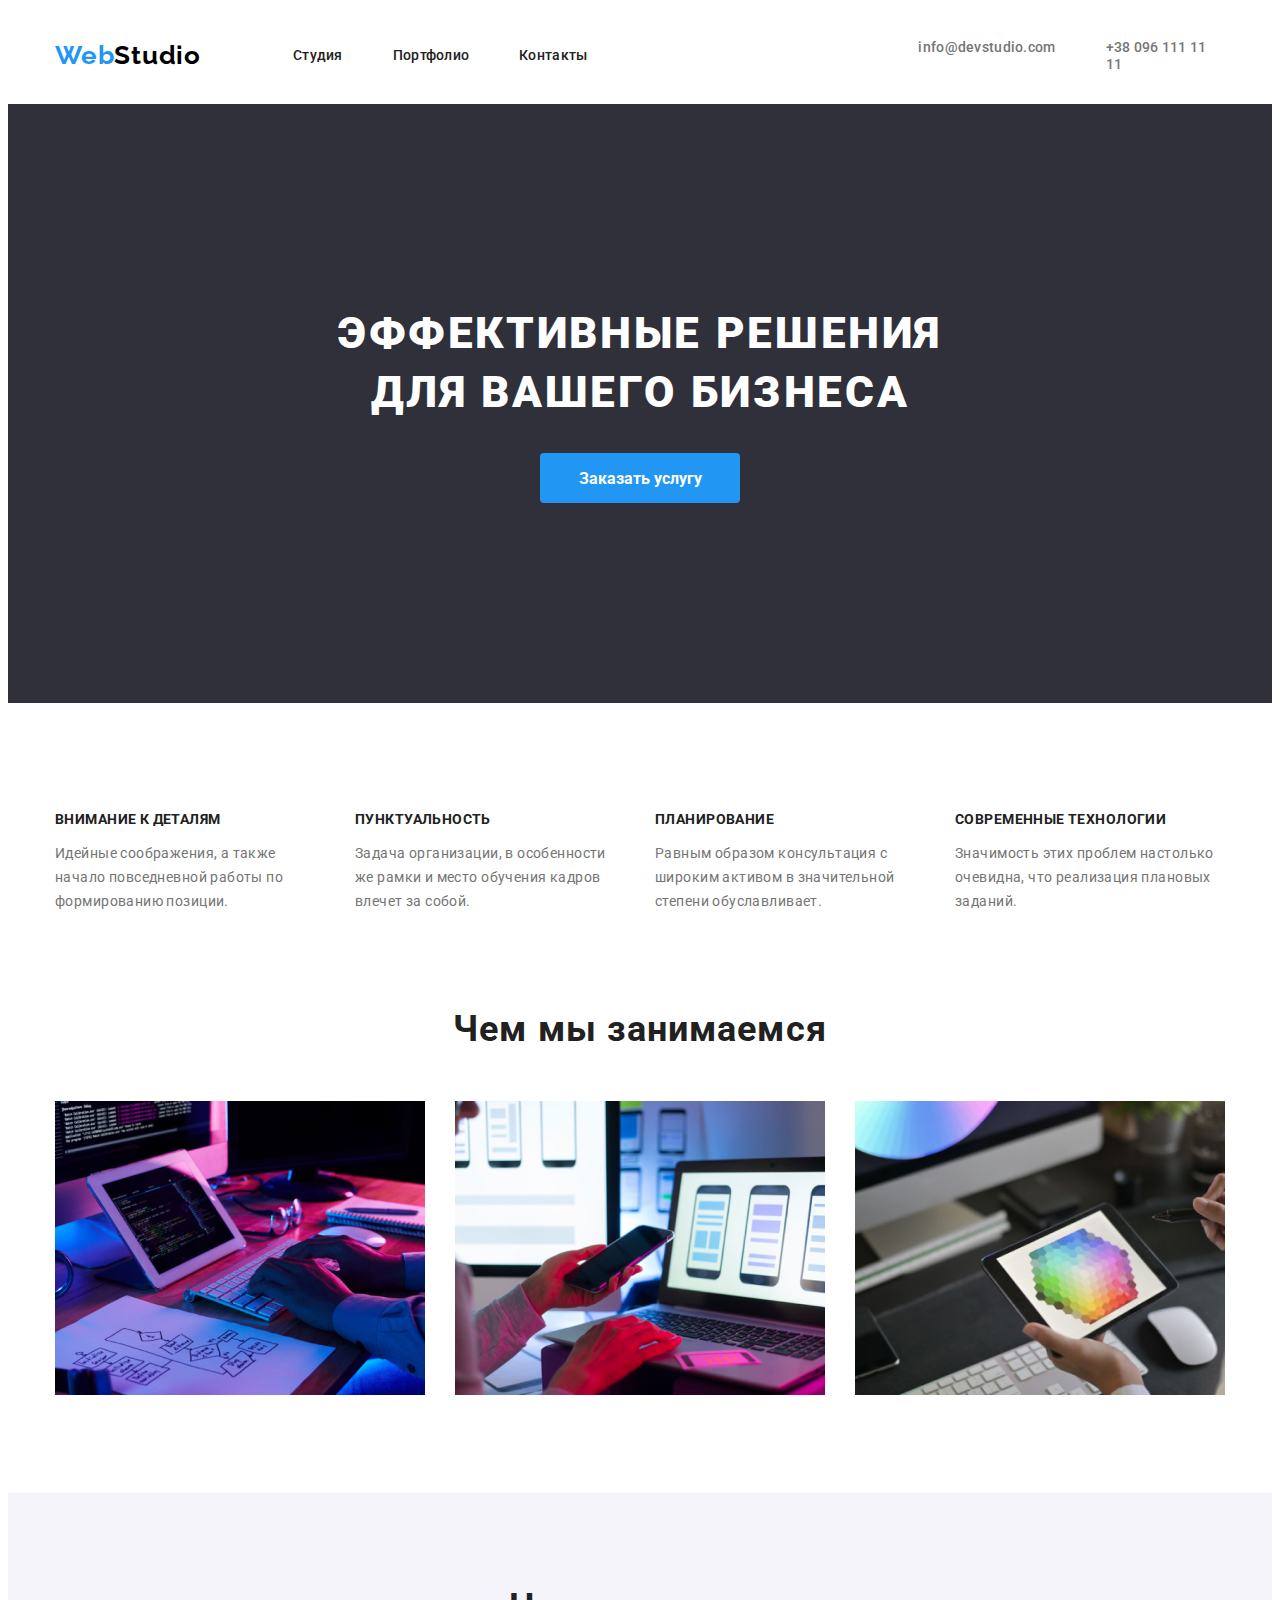
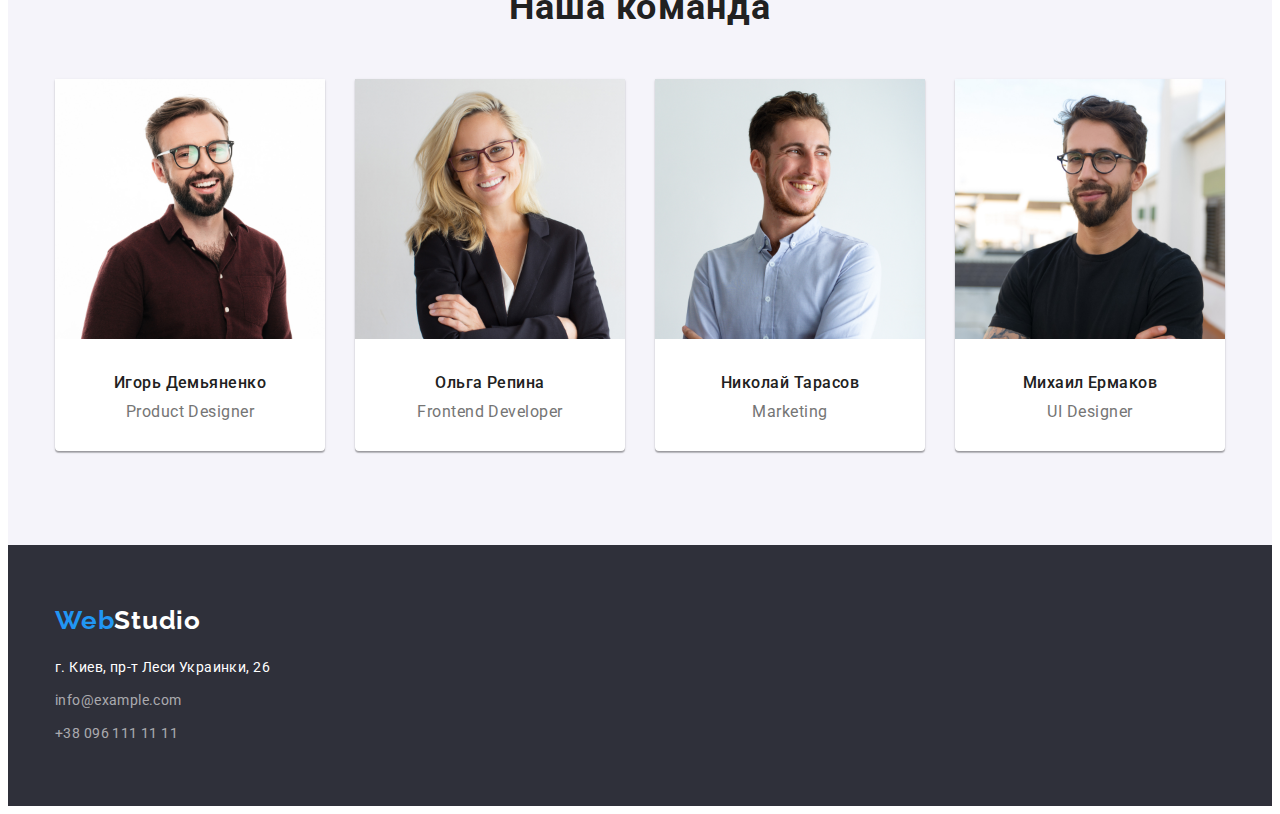
<file: index.html>
<!DOCTYPE html>
<html lang="ru">
<head>
    <meta charset="UTF-8">
    <meta name="viewport" content="width=device-width, initial-scale=1.0">
    <title>goit-murkup-tw-03</title>
    <link rel="preconnect" href="https://fonts.gstatic.com">
    <link href="https://fonts.googleapis.com/css2?family=Raleway:wght@700&family=Roboto:wght@400;500;700;900&display=swap" rel="stylesheet">
    <link rel="stylesheet" href="https://cdnjs.cloudflare.com/ajax/libs/modern-normalize/1.0.0/modern-normalize.min.css"
        integrity="sha512-ISS7cAi1PEhQ8jnbJpJZMd29NlhNj4AWYyLOSp2CE/CsHxTCu+r+t0D2yoJudVrd0/8fTVPUVDzY5Tvli75u/g=="
        crossorigin="anonymous" />
    <link rel="stylesheet" href="./css/style.css">
</head>
<body>
    <header>
        <div class="container-header">
        <nav class="nav">
            <a class="logo-header" href="">Web<span class="logo-header-2">Studio</span></a>
            <ul class="nav-list">
                <li class="item" ><a href="./index.html">Студия</a></li>
                <li class="item"><a href="./portfolio.html">Портфолио</a></li>
                <li class="item" ><a href="#">Контакты</a></li>
            </ul>
        </nav>
            <div>
                <ul class="contact-us">
                    <li class="item"><a href="mailto:info@devstudio.com">info@devstudio.com</a></li>
                    <li class="item"><a href="callto:+380961111111">+38 096 111 11 11</a></li>
                </ul>
            </div>
        </div>
    </header>
    <main>
        <!--hero-->
        <section class="section-hero">
                <h1 class="hero-title" >Эффективные решения <br> для вашего бизнеса</h1>
                <button class="button-hero">Заказать услугу</button>    
        </section>
        <!--futures-->
        <section class="futures-list">
            <div class="container">
                <ul class="futures-flex">
                    <li class="item">
                        <h3 class="futures-list-title">Внимание к деталям</h3>
                        <p class="futures-list-description">Идейные соображения, а также начало повседневной работы по формированию позиции.</p>
                    </li>
                    <li class="item">
                        <h3 class="futures-list-title">Пунктуальность</h3>
                        <p class="futures-list-description">Задача организации, в особенности же рамки и место обучения кадров влечет за собой.</p>
                    </li>
                    <li class="item">
                        <h3 class="futures-list-title">Планирование</h3>
                        <p class="futures-list-description">Равным образом консультация с широким активом в значительной степени обуславливает.</p>
                    </li>
                    <li class="item">
                        <h3 class="futures-list-title">Современные технологии</h3>
                        <p class="futures-list-description">Значимость этих проблем настолько очевидна, что реализация плановых заданий.</p>
                    </li>
                </ul>
            </div>
        </section>
        <!--what we are do-->
        <section class="section-what-we-are-do">
            <div class="container">
                <h2 class="what-we-are-do">Чем мы занимаемся</h2>
                <ul class="work-flex">
                    <li class="item"><img src="./images/box1.jpg" alt="photo box 1"></li>
                    <li class="item"><img src="./images/box2.jpg" alt="photo box 1"></li>
                    <li class="item"><img src="./images/box3.jpg" alt="photo box 1"></li>
                </ul>
            </div>
        </section>
        <!--our team-->
        <section class="our-team"> 
            <div class="container">
                <h2 class="our-team-tittle">Наша команда</h2>
                <ul class="our-team-list">
                    <li class="item">
                        <img src="./images/img.jpg" alt="Игорь Демьяненко">
                        <div>
                            <h3>Игорь Демьяненко</h3>
                            <p>Product Designer</p>
                        </div>
                    </li>
                    <li class="item">
                        <img src="./images/img1.jpg" alt="Ольга Репина">
                        <div>
                            <h3>Ольга Репина</h3>
                            <p>Frontend Developer</p>
                        </div>
                    </li>
                    <li class="item">
                        <img src="./images/img2.jpg" alt="Николай Тарасов">
                        <div>
                            <h3>Николай Тарасов</h3>
                            <p>Marketing</p>
                        </div>
                    </li>
                    <li class="item">
                        <img src="./images/img3.jpg" alt="Михаил Ермаков">
                        <div>
                            <h3>Михаил Ермаков</h3>
                            <p>UI Designer</p>
                        </div>
                    </li>
                </ul>
            </div>
        </section>
    </main>
    <footer>
        <div class="container footer">
            <a class="logo-footer" href="">Web<span class="logo-footer-2">Studio</span></a>
            <address class="address">
                <ul class="address-list">
                    <li>
                        <a class="address-office" href="#">г. Киев, пр-т Леси Украинки, 26</a>
                    </li>
                    <li class="address-mail-item" >
                        <a class="address-mail" href="mailto:info@example.com">info@example.com</a>
                    </li>
                    <li class="address-phone-item">
                        <a class="address-phone" href="callto:+380961111111">+38 096 111 11 11</a>
                    </li>
                </ul>
            </address>
        </div>
    </footer>
</body>
</html>
</file>
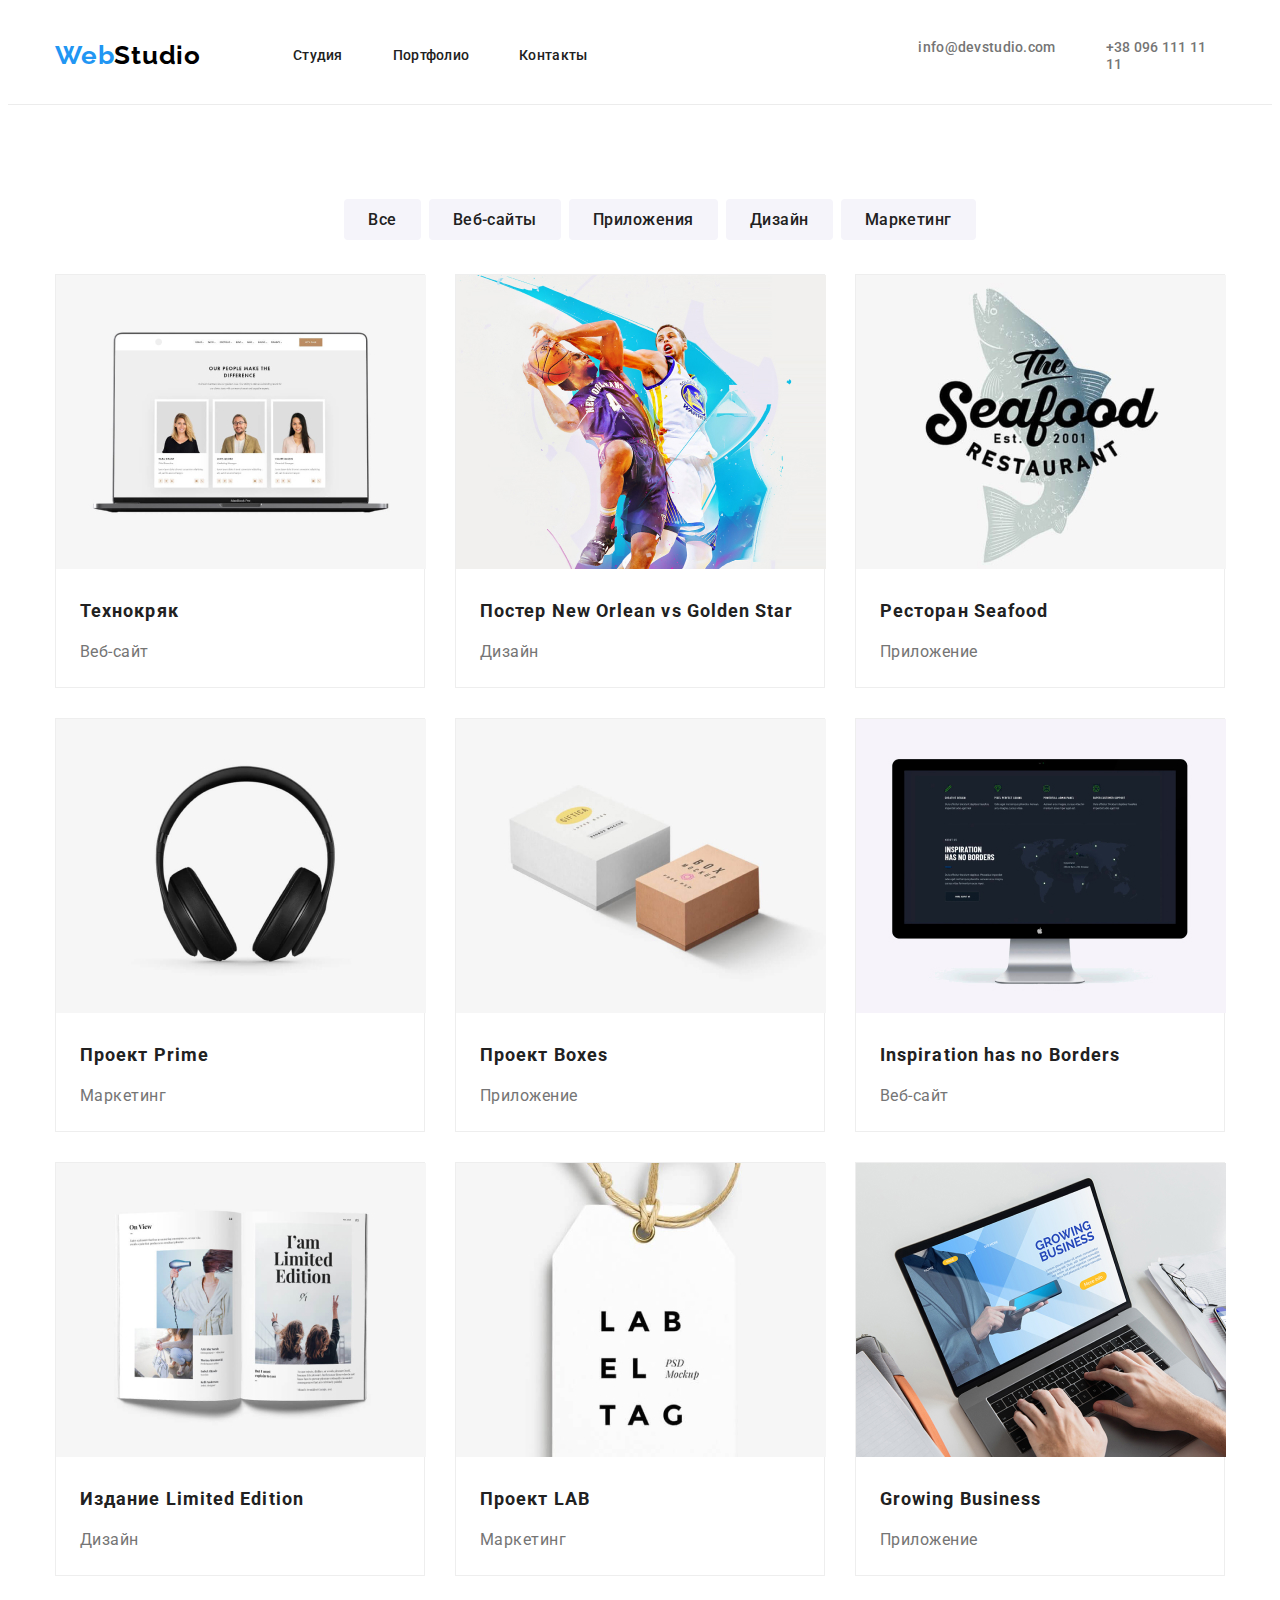
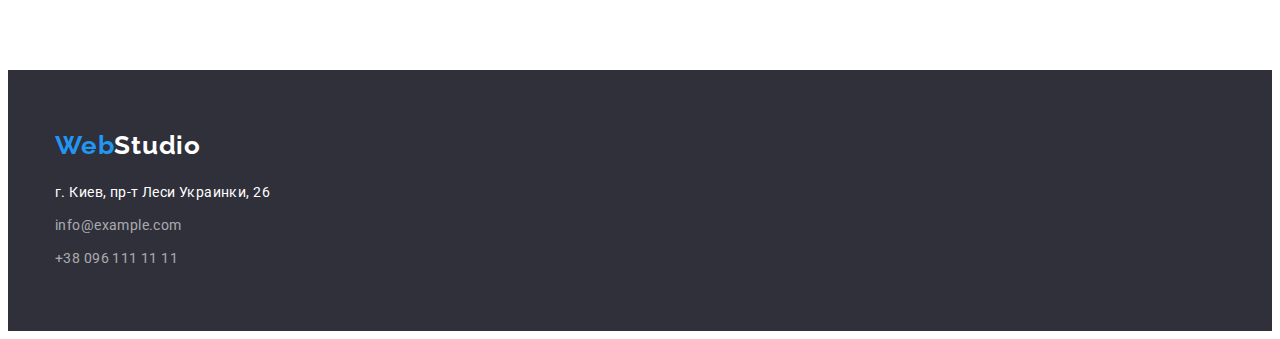
<file: portfolio.html>
<!DOCTYPE html>
<html lang="ru">

<head>
    <meta charset="UTF-8">
    <meta name="viewport" content="width=device-width, initial-scale=1.0">
    <title>goit-murkup-tw-03</title>
    <link rel="preconnect" href="https://fonts.gstatic.com">
    <link href="https://fonts.googleapis.com/css2?family=Raleway:wght@700&family=Roboto:wght@400;500;700;900&display=swap" rel="stylesheet">
    <link rel="stylesheet" href="https://cdnjs.cloudflare.com/ajax/libs/modern-normalize/1.0.0/modern-normalize.min.css"
        integrity="sha512-ISS7cAi1PEhQ8jnbJpJZMd29NlhNj4AWYyLOSp2CE/CsHxTCu+r+t0D2yoJudVrd0/8fTVPUVDzY5Tvli75u/g=="
        crossorigin="anonymous" />
    <link rel="stylesheet" href="./css/style.css">
</head>


<body>
    <header>
        <div class="container-header">
            <nav class="nav">
                <a class="logo-header" href="">Web<span class="logo-header-2">Studio</span></a>
                <ul class="nav-list">
                    <li class="item"><a href="./index.html">Студия</a></li>
                    <li class="item"><a href="./portfolio.html">Портфолио</a></li>
                    <li class="item"><a href="#">Контакты</a></li>
                </ul>
            </nav>
            <div>
                <ul class="contact-us">
                    <li class="item"><a href="mailto:info@devstudio.com">info@devstudio.com</a></li>
                    <li class="item"><a href="callto:+380961111111">+38 096 111 11 11</a></li>
                </ul>
            </div>
        </div>
    </header>
    <main>
        <!--portfolio section-->
        <section class="portfolio-section">
            <div class="container">
            <h1 hidden>Портфолио</h1>
            <ul class="portfolio-section-list">
                <li  class="item"><button type="button">Все</button></li>
                <li class="item"><button type="button">Веб-сайты</button></li>
                <li class="item"><button type="button">Приложения</button></li>
                <li class="item"><button type="button">Дизайн</button></li>
                <li class="item"><button type="button">Маркетинг</button></li>
            </ul>
            <ul class="portfolio-list">
                <li class="item">
                    <a href="#"><img src="./images/portfolio1.jpg" alt="portfolio1"></a>
                    <div class="item-title">
                    <h2>Технокряк</h2>
                    <p>Веб-сайт</p>
                    </div>
                </li>
                <li class="item">
                    <a href="#"><img src="./images/portfolio2.jpg" alt="portfolio2"></a>
                    <div class="item-title">
                    <h2>Постер New Orlean vs Golden Star</h2>
                    <p>Дизайн</p>
                    </div>
                </li>
                <li class="item">
                    <a href="#"><img src="./images/portfolio3.jpg" alt="portfolio3"></a>
                    <div class="item-title">
                    <h2>Ресторан Seafood</h2>
                    <p>Приложение</p>
                    </div>
                </li>
                <li class="item">
                    <a href="#"><img src="./images/portfolio4.jpg" alt="portfolio4"></a>
                    <div class="item-title">
                    <h2>Проект Prime</h2>
                    <p>Маркетинг</p>
                    </div>
                </li>
                <li class="item">
                    <a href="#"><img src="./images/portfolio5.jpg" alt="portfolio5"></a>
                    <div class="item-title">
                    <h2>Проект Boxes</h2>
                    <p>Приложение</p>
                    </div>
                </li>
                <li class="item">
                    <a href="#"><img src="./images/portfolio6.jpg" alt="portfolio6"></a>
                    <div class="item-title">
                    <h2>Inspiration has no Borders</h2>
                    <p>Веб-сайт</p>
                    </div>
                </li>
                <li class="item">
                    <a href="#"><img src="./images/portfolio7.jpg" alt="portfolio7"></a>
                    <div class="item-title">
                    <h2>Издание Limited Edition</h2>
                    <p>Дизайн</p>
                    </div>
                </li>
                <li class="item">
                    <a href="#"><img src="./images/portfolio8.jpg" alt="portfolio8"></a>
                    <div class="item-title">
                    <h2>Проект LAB</h2>
                    <p>Маркетинг</p>
                    </div>
                </li>
                <li class="item">
                    <a href="#"><img src="./images/portfolio9.jpg" alt="portfolio9"></a>
                    <div class="item-title">
                    <h2>Growing Business</h2>
                    <p>Приложение</p>
                    </div>
                </li>
            </ul>
            </div>
        </section>
    </main>
    <footer>
        <div class="container footer">
            <a class="logo-footer" href="">Web<span class="logo-footer-2">Studio</span></a>
            <address class="address">
                <ul class="address-list">
                    <li>
                        <a class="address-office" href="#">г. Киев, пр-т Леси Украинки, 26</a>
                    </li>
                    <li class="address-mail-item">
                        <a class="address-mail" href="mailto:info@example.com">info@example.com</a>
                    </li>
                    <li class="address-phone-item">
                        <a class="address-phone" href="callto:+380961111111">+38 096 111 11 11</a>
                    </li>
                </ul>
            </address>
        </div>
    </footer>
</body>

</html>
</file>
<file: css/style.css>
:root {
  --primary-text-color: #757575;
  --title-text-color: #212121;
  --accent-color: #2196f3;
  --logo-color: #000000;
  --primary-bg-color: #ffffff;
  --bg-color: #2f303a;
}

html {
  box-sizing: border-box;
}
*,
*::before,
*::after {
  box-sizing: inherit;
}

body {
  font-family: roboto, sans-serif;
  background-color: var(--primary-bg-color);
}

ul {
  list-style: none;
  margin-top: 0;
  margin-bottom: 0;
}
a {
  text-decoration: none;
}

.container {
  width: 1200px;
  padding-left: 15px;
  padding-right: 15px;
  margin-left: auto;
  margin-right: auto;
}

.header {
  margin-bottom: 0;
  padding-left: 0;
  padding-right: 0;
}

.nav {
  display: flex;
  align-items: center;
}

.logo-header {
  width: 145px;
  height: 31px;
  left: 215px;
  top: 24px;
  font-family: Raleway;
  font-style: normal;
  font-weight: bold;
  font-size: 26px;
  line-height: 31px;
  letter-spacing: 0.03em;
  color: var(--accent-color);
}

.logo-header-2 {
  color: var(--logo-color);
}

.logo-footer {
  width: 145px;
  height: 31px;
  left: 215px;
  top: 2157px;
  font-family: Raleway;
  font-style: normal;
  font-weight: bold;
  font-size: 26px;
  line-height: 31px;
  letter-spacing: 0.03em;
  color: var(--accent-color);
}

.logo-footer-2 {
  color: var(--primary-bg-color);
}

.container-header {
  display: flex;
  flex-direction: row;
  justify-content: space-between;
  width: 1170px;
  margin-left: auto;
  margin-right: auto;
}

.nav-list {
  display: flex;
  margin-left: 93px;
  padding-left: 0;
}

.nav-list .item:not(:last-child) {
  margin-right: 50px;
}

/* Задаем падингом больше зону для ховер и фокус*/
.nav-list a {
  display: block;
  padding-top: 32px;
  padding-bottom: 32px;
}

.nav-list a {
  font-family: Roboto;
  font-style: normal;
  font-weight: 500;
  font-size: 14px;
  line-height: 1.2;
  letter-spacing: 0.02em;
  color: var(--title-text-color);
}
.nav-list a:hover,
.nav-list a:focus {
  color: var(--accent-color);
}

.contact-us {
  display: flex;
  margin-top: 0;
  margin-bottom: 0;
  padding-left: 0;
  margin-left: 331px;
}

/* Задаем падингом больше зону для ховер и фокус*/
.contact-us a {
  display: block;
  padding-top: 31px;
  padding-bottom: 31px;
  color: var(--primary-text-color);
}

.contact-us .item:not(:last-child) {
  margin-right: 50px;
}

.contact-us a {
  font-family: Roboto;
  font-style: normal;
  font-weight: 500;
  font-size: 14px;
  line-height: 1.2;
  letter-spacing: 0.02em;
  color: var(--primary-text-color);
}
.contact-us a:hover,
.contact-us a:focus {
  color: var(--accent-color);
}

.section-hero {
  padding-top: 200px;
  padding-bottom: 200px;

  background-color: var(--bg-color);
}

.hero-title {
  color: var(--primary-bg-color);
  font-family: Roboto;
  font-style: normal;
  font-weight: 900;
  font-size: 44px;
  line-height: 1.36;
  letter-spacing: 0.06em;
  text-transform: uppercase;
  text-align: center;
  margin-top: 0;
  margin-bottom: 30px;
}

.button-hero {
  font-family: Roboto;
  font-style: normal;
  font-weight: bold;
  width: 200px;
  height: 50px;
  font-size: 16px;
  line-height: 1.2;
  background-color: var(--accent-color);
  color: var(--primary-bg-color);
  display: block;
  margin-top: 0;
  margin-left: auto;
  margin-right: auto;
  /*box-shadow: 0px 4px 4px rgba(0, 0, 0, 0.15);*/
  border-style: solid;
  border-radius: 4px;
  border-color: var(--accent-color);
}

.futures-flex {
  display: flex;
  flex-wrap: wrap;
  padding-left: 0;
}

.futures-flex .item {
  display: flex;
  flex-direction: column;
  width: 270px;
  margin-right: 30px;
}

.futures-flex .item:nth-child(4n) {
  margin-right: 0;
}

.futures-list {
  padding-top: 94px;
  padding-bottom: 94px;
}

.futures-list p {
  margin-top: 0;
  margin-bottom: 0;
}

.futures-list h2 {
  margin-top: 0;
  margin-bottom: 10px;
}

.futures-list-title {
  font-style: normal;
  font-weight: bold;
  font-size: 14px;
  line-height: 1.2;
  letter-spacing: 0.03em;
  text-transform: uppercase;
  color: var(--title-text-color);
}

.futures-list-description {
  font-style: normal;
  font-weight: normal;
  font-size: 14px;
  line-height: 1.71;
  letter-spacing: 0.03em;
  color: var(--primary-text-color);
}

.work-flex {
  display: flex;
  padding-left: 0;
}

.work-flex .item {
  justify-content: space-between;
  width: 370px;
}

.work-flex .item + .item {
  margin-left: 30px;
}

.section-what-we-are-do {
  padding-bottom: 94px;
}

.what-we-are-do {
  font-style: normal;
  font-weight: bold;
  font-size: 36px;
  line-height: 1.2;
  letter-spacing: 0.03em;
  color: var(--title-text-color);
  margin-top: 0;
  margin-bottom: 50px;
  text-align: center;
}
.what-we-are-do img {
  width: 370px;
  height: 294px;
}

.our-team {
  background-color: #f5f4fa;
  padding-top: 94px;
  padding-bottom: 94px;
}

.our-team-tittle {
  font-family: Roboto;
  font-style: normal;
  font-weight: bold;
  font-size: 36px;
  line-height: 1.16;
  text-align: center;
  letter-spacing: 0.03em;
  color: var(--title-text-color);
}

.our-team-list {
  display: flex;
  padding-left: 0;
}

.our-team-list .item {
  justify-content: space-between;
  width: 270px;
}

.our-team-list .item + .item {
  margin-left: 30px;
}

.our-team h2 {
  display: block;
  margin-top: 0;
  margin-bottom: 50px;
  text-align: center;
}

.our-team-list h3 {
  margin-top: 0;
  margin-bottom: 10px;
  font-style: normal;
  font-weight: 500;
  font-size: 16px;
  line-height: 1.2;
  letter-spacing: 0.03em;
  color: var(--title-text-color);
}

.our-team p {
  margin-top: 0;
  margin-bottom: 30px;
  font-style: normal;
  font-weight: normal;
  font-size: 16px;
  line-height: 1.2;
  letter-spacing: 0.03em;
  color: var(--primary-text-color);
}

.our-team img {
  margin-top: 0;
  margin-bottom: 30px;
  width: 270px;
  height: 260px;
}

.our-team li {
  text-align: center;
  width: 270px;
  background: var(--primary-bg-color);
  box-shadow: 0px 1px 3px rgba(0, 0, 0, 0.12), 0px 1px 1px rgba(0, 0, 0, 0.14),
    0px 2px 1px rgba(0, 0, 0, 0.2);
  border-radius: 0px 0px 4px 4px;
}

/*footer container*/

footer {
  padding-top: 60px;
  padding-bottom: 60px;
  margin-bottom: 0px;
  background-color: var(--bg-color);
}

.logo-footer {
  font-family: Raleway;
  font-style: normal;
  font-weight: bold;
  font-size: 26px;
  line-height: 1.2;
  letter-spacing: 0.03em;
  color: #2196f3;
}

.logo-footer span {
  display: inline-block;
  color: #ffffff;
  margin-bottom: 20px;
}

footer img {
  margin-bottom: 20px;
}

.address {
  margin-top: 0;
  margin-bottom: 0;
}

.address-list {
  padding-left: 0;
}

.address-list .address-office {
  font-style: normal;
  font-weight: normal;
  font-size: 14px;
  line-height: 1.7;
  letter-spacing: 0.03em;
  color: var(--primary-bg-color);
}

.address-mail,
.address-phone {
  font-family: Roboto;
  font-style: normal;
  font-weight: normal;
  font-size: 14px;
  line-height: 1.7;
  letter-spacing: 0.03em;
  color: rgba(255, 255, 255, 0.6);
}

.address-mail-item,
.address-phone-item {
  margin-top: 9px;
}

/* страница пртфолио */

.portfolio-section {
  border-top: 1px solid #ececec;
  padding-bottom: 64px;
  padding-top: 94px;
}

.portfolio-section-list {
  display: flex;
  justify-content: center;
  margin-bottom: 34px;
}

.portfolio-list {
  padding-left: 0;
  padding-right: 0;
  display: flex;
  flex-wrap: wrap;
}

.portfolio-list .item {
  width: 370px;
  margin-right: 30px;
  margin-bottom: 30px;
}

.portfolio-list .item:nth-child(3n) {
  margin-right: 0;
}

.portfolio-section-list .item:not(:last-child) {
  margin-right: 8px;
}

.portfolio-section-list button {
  background-color: #f5f4fa;
  color: var(--title-text-color);
  font-family: Roboto;
  font-style: normal;
  font-weight: 500;
  font-size: 16px;
  line-height: 1.6;
  letter-spacing: 0.03em;
  border-color: transparent;
  border-radius: 4px;
  padding: 6px 22px;
}
.portfolio-section-list button:hover,
.portfolio-section-list button:focus {
  background-color: var(--accent-color);
  color: var(--primary-bg-color);
  font-family: Roboto;
  font-style: normal;
  font-weight: 500;
  font-size: 16px;
  line-height: 1.6;
}

.portfolio-list .item {
  display: block;
  background: #ffffff;
  border: 1px solid #eeeeee;
  box-sizing: border-box;
  width: 370px;
}

.portfolio-list .item-title {
  padding: 20px 24px;
}

.portfolio-list img {
  width: 370px;
  height: 294px;
}

.portfolio-list h2 {
  font-style: normal;
  font-weight: bold;
  font-size: 18px;
  line-height: 36px;
  letter-spacing: 0.06em;
  color: var(--title-text-color);
  margin: 0 0 8px 0;
}

.portfolio-list p {
  font-style: normal;
  font-weight: normal;
  font-size: 16px;
  line-height: 30px;
  letter-spacing: 0.03em;
  color: var(--primary-text-color);
  margin: 0;
}
</file>
